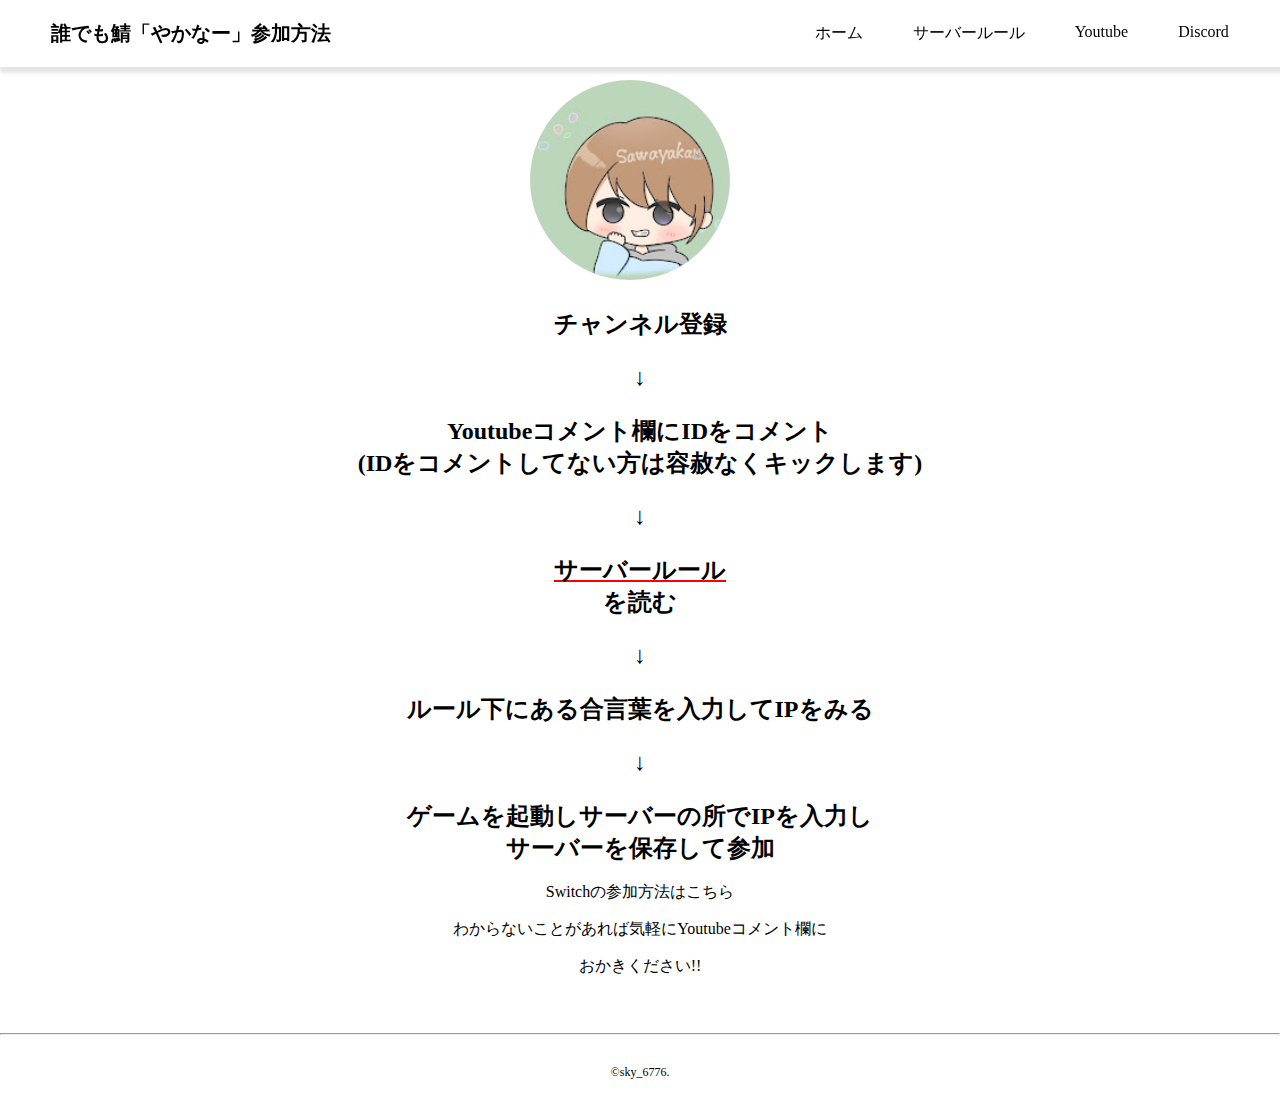
<file: join/join.html>
<!DOCTYPE html>
<html lang="ja">
<head>
    <meta charset="UTF-8">
    <meta name="viewport" content="width=device-width, initial-scale=1.0">
    <title>誰でも鯖「やかなー」参加方法</title>
    <link rel="stylesheet" href="join.css">
</head>
<body>
    <header>
        <h1>誰でも鯖「やかなー」参加方法</h1>
        <nav>
            <ul>
                <li class="header"><a href="https://sky6776.github.io/yakana-saba/">ホーム</a></li>
                <li class="header"><a href="https://sky6776.github.io/yakana-saba/rule/rule.html">サーバールール</a></li>
                <li class="header"><a href="https://www.youtube.com/@user-sawayakach" target="_blank">Youtube</a></li>
                <li class="header"><a href="https://discord.gg/yaBDug3JfU" target="_blank">Discord</a></li>
            </ul>
        </nav>
        <div class="mobile-menu">
            <div class="menu" id="menu">
                <div class="menu__item"><a href="https://sky6776.github.io/yakana-saba/">ホーム</a></div>
                <div class="menu__item"><a href="https://sky6776.github.io/yakana-saba/rule/rule.html">サーバールール</a></div>
                <div class="menu__item"><a href="https://www.youtube.com/@user-sawayakach" target="_blank">Youtube</a></div>
                <div class="menu__item"><a href="https://discord.gg/yaBDug3JfU" target="_blank">Discord</a></div>
            </div>
            <div class="menu-toggle" id="menuToggle">
                <div class="bar"></div>
                <div class="bar"></div>
                <div class="bar"></div>
            </div>
        </div>
    </header>
    <div class="main">
        <main>
            <div class="profile-container">
                <img class="profile-image" src="sawayaka.png" alt="https://www.youtube.com/@user-sawayakach">
                <div class="profile-description">
                </div>
            </div>
            <div class="mainfont">
                <p>チャンネル登録</p>
                <p>↓</p>
                Youtubeコメント欄にIDをコメント
                <br>
                (IDをコメントしてない方は容赦なくキックします)
                <p>↓</p>
                <p><a href="https://sky6776.github.io/yakana-sabarule/"><div class="ander">サーバールール</div>を読む</a></p>
                <p>↓</p>
                ルール下にある合言葉を入力してIPをみる
                <p>↓</p>
                ゲームを起動しサーバーの所でIPを入力し
                <br>
                サーバーを保存して参加
            </div>
            <br>
            <div class="btn">
                <a href="https://sky6776.github.io/yakana-sabajoinSwitch/" target="_blank">Switchの参加方法はこちら</a>
            </div>
            <p>わからないことがあれば気軽にYoutubeコメント欄に</p>
            <p>おかきください!!</p>
        </main>
    </div>
    <hr>
    <div class="last">
    <footer class="site-footer">
        <p class="copyright">©sky_6776.</p>
    </footer>
    <script src="join.js"></script>
</body>
</html>
</file>
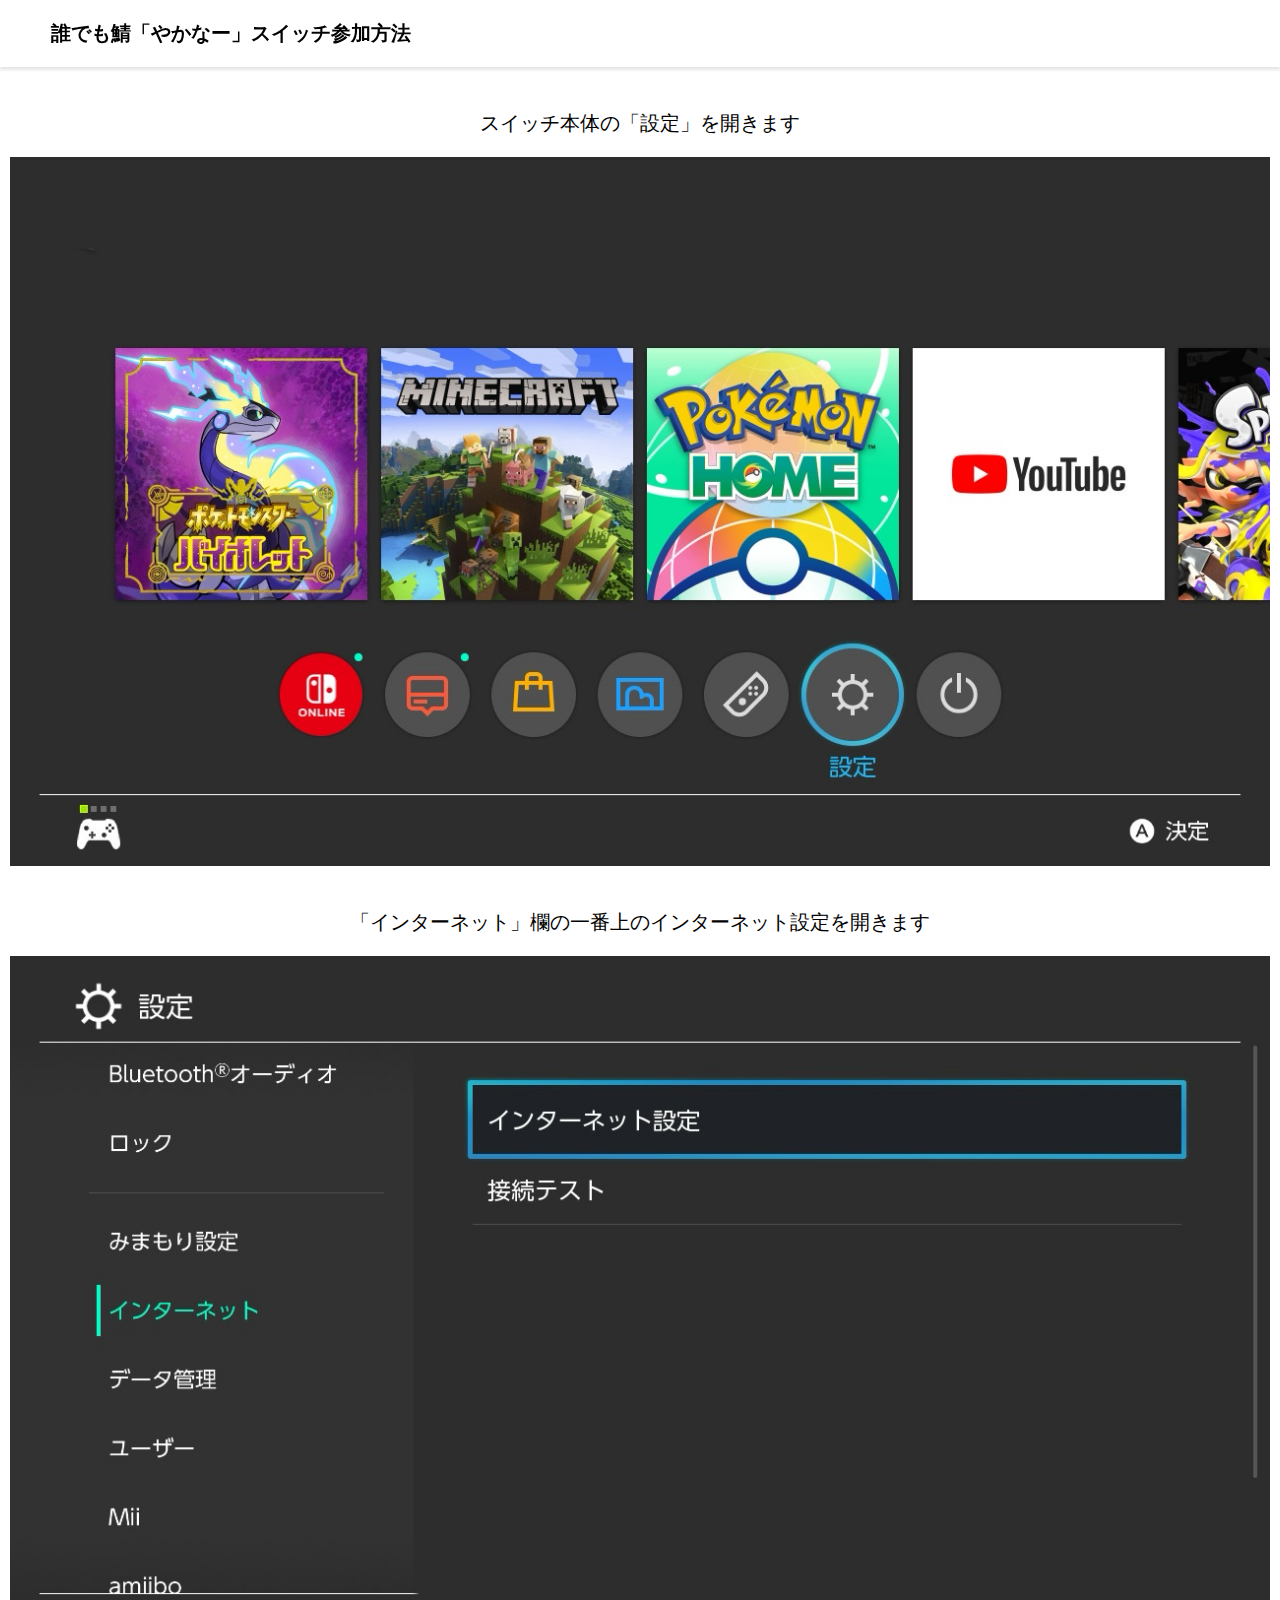
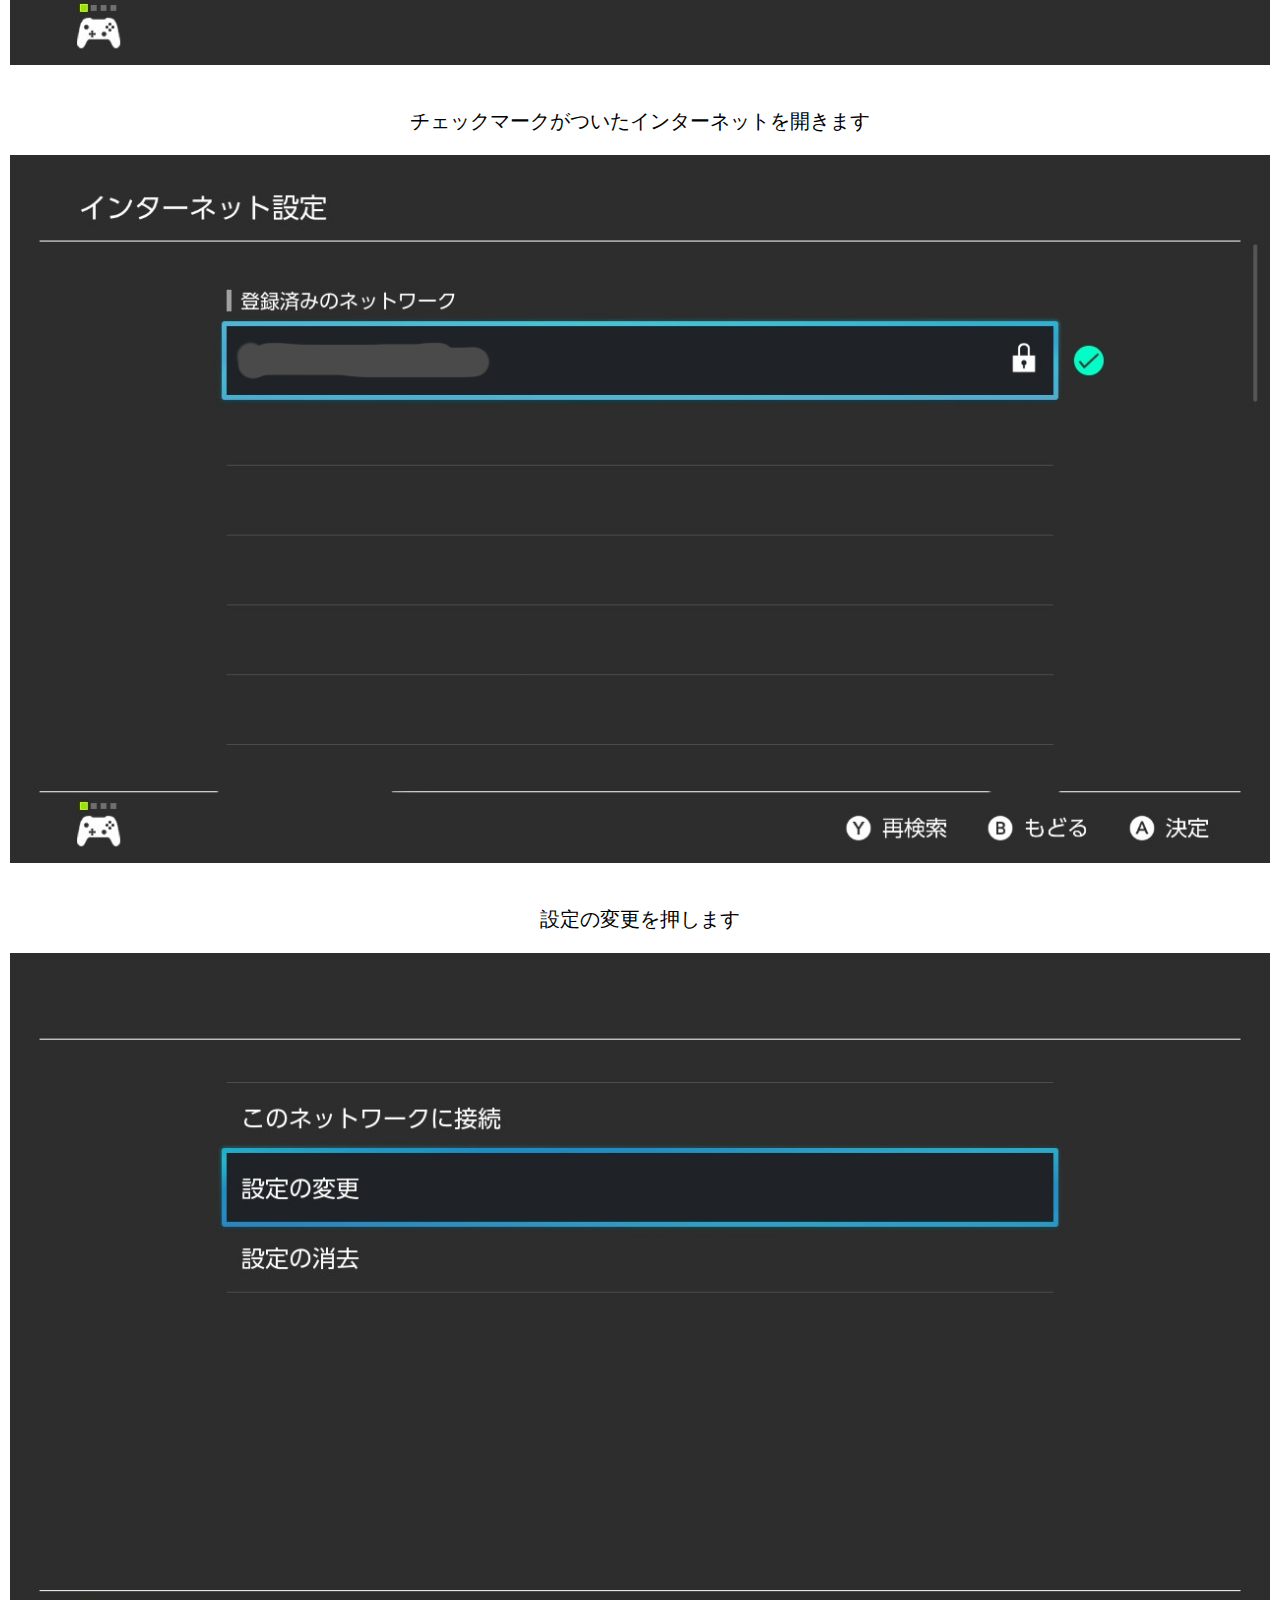
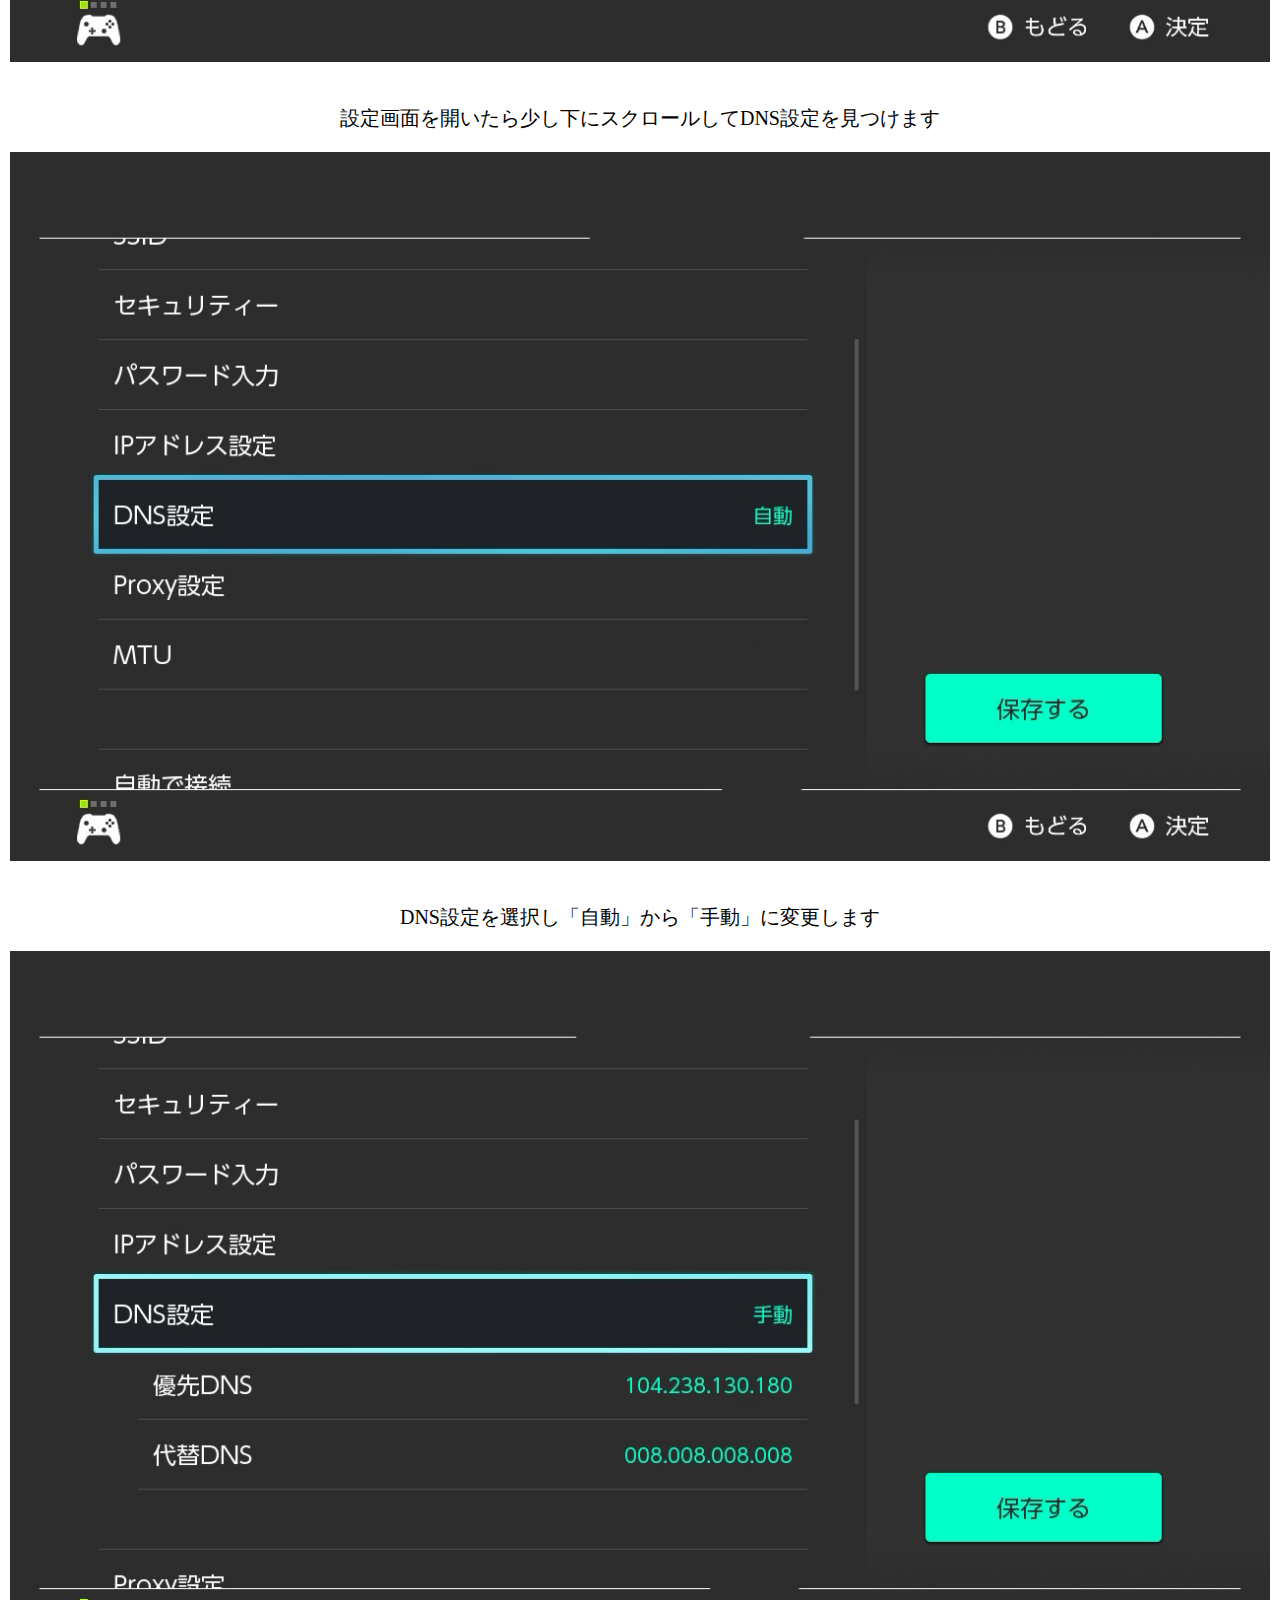
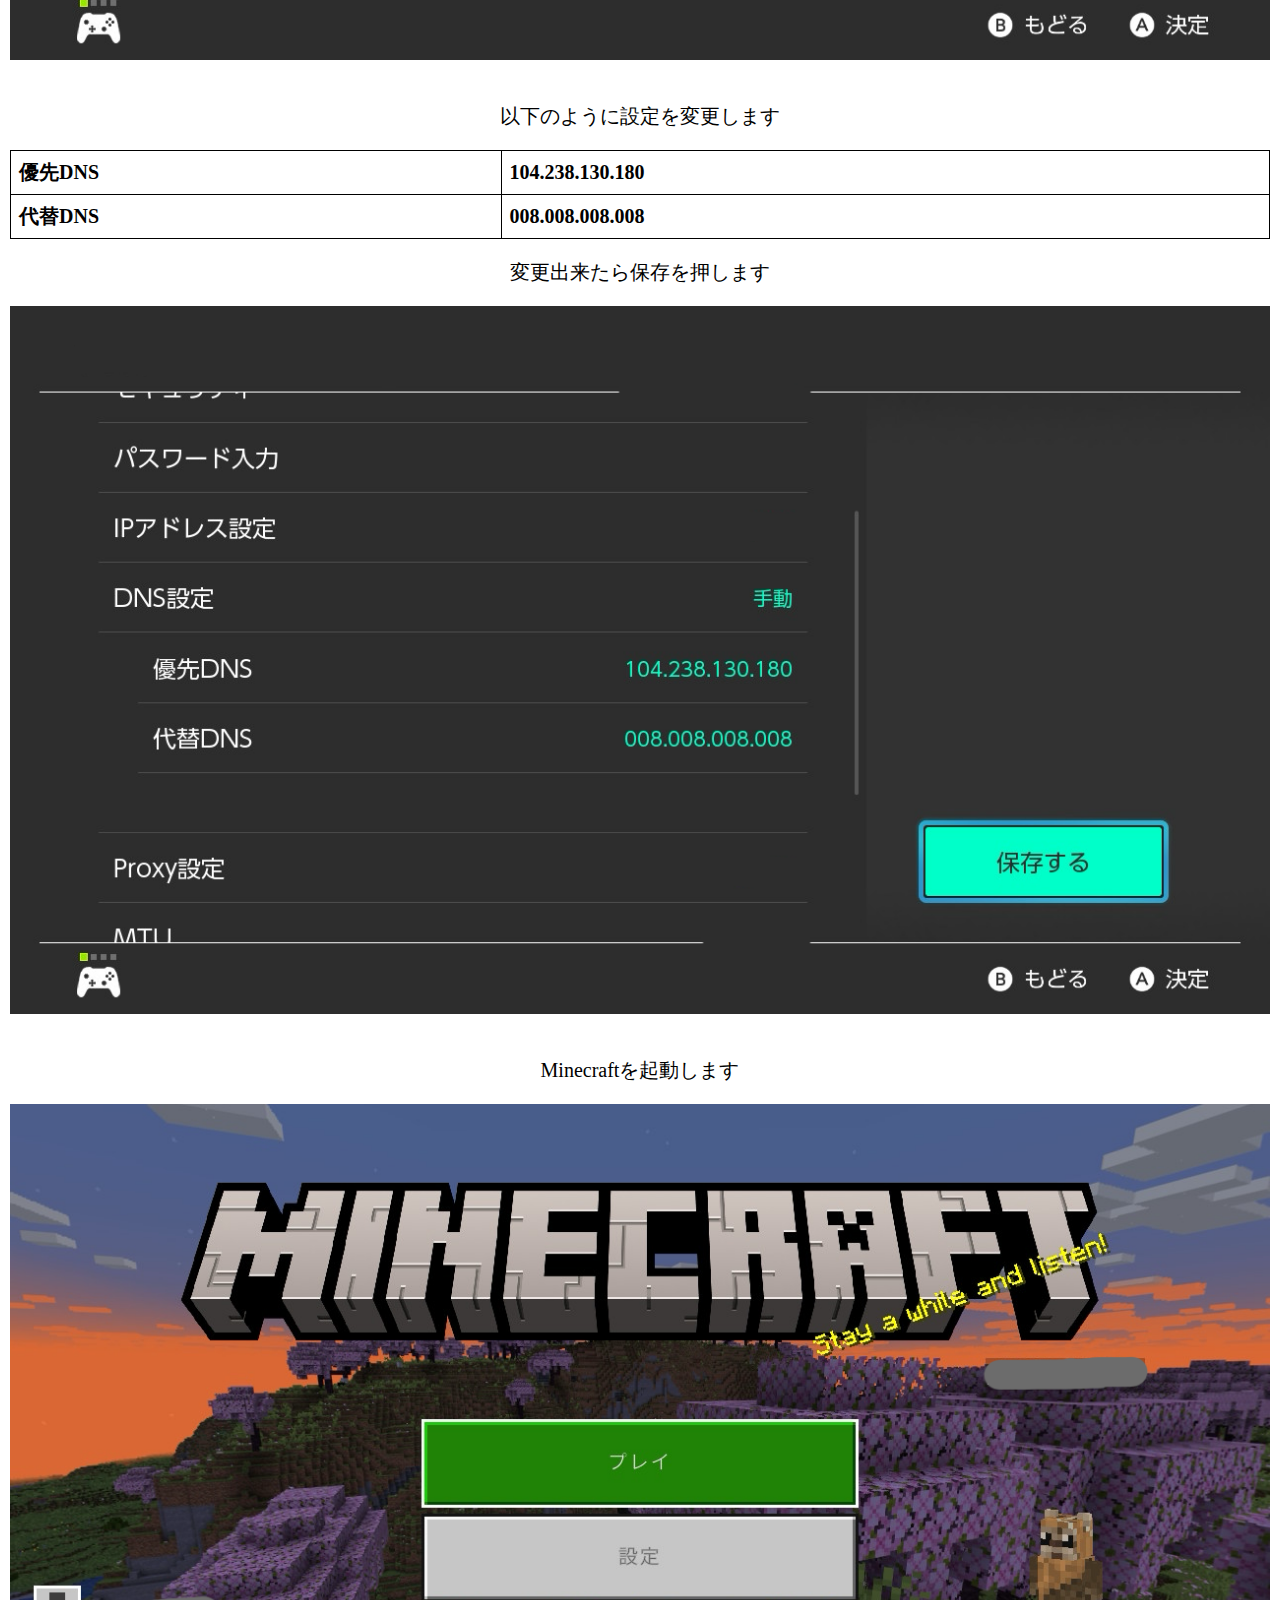
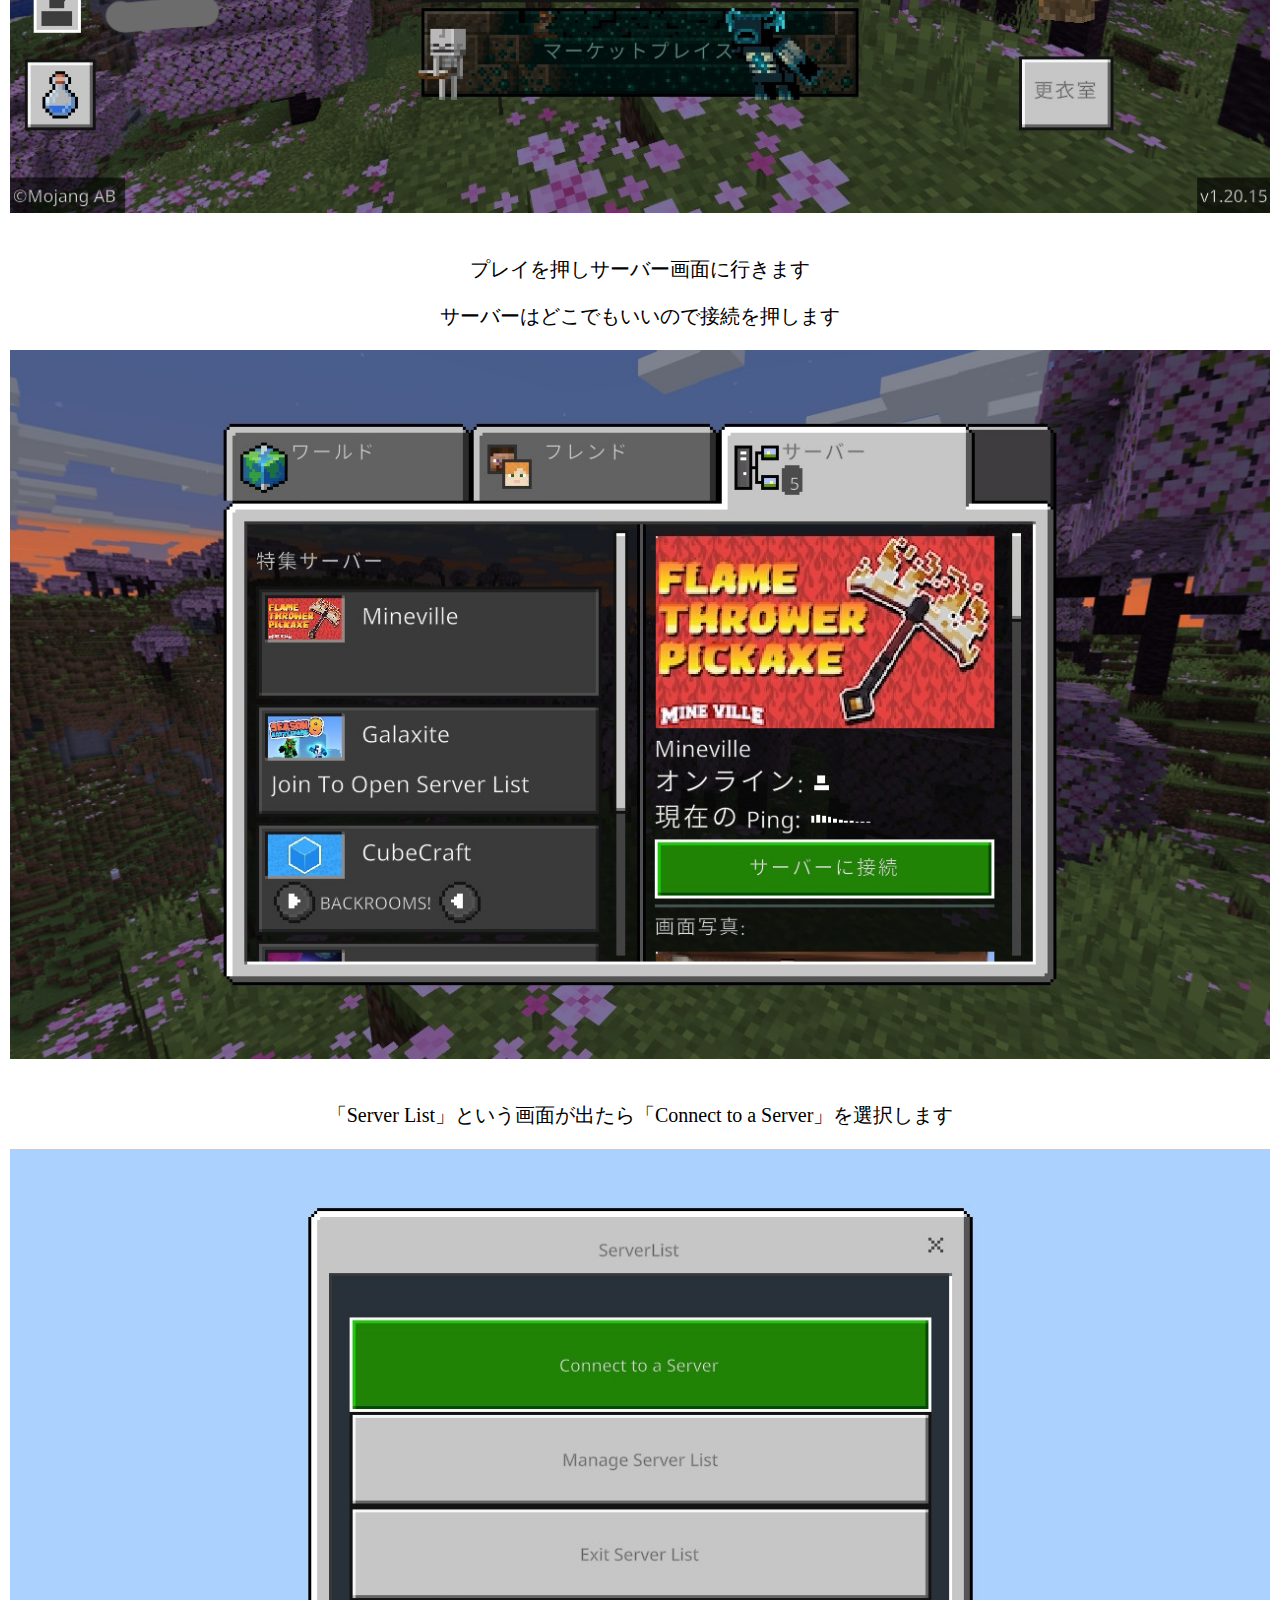
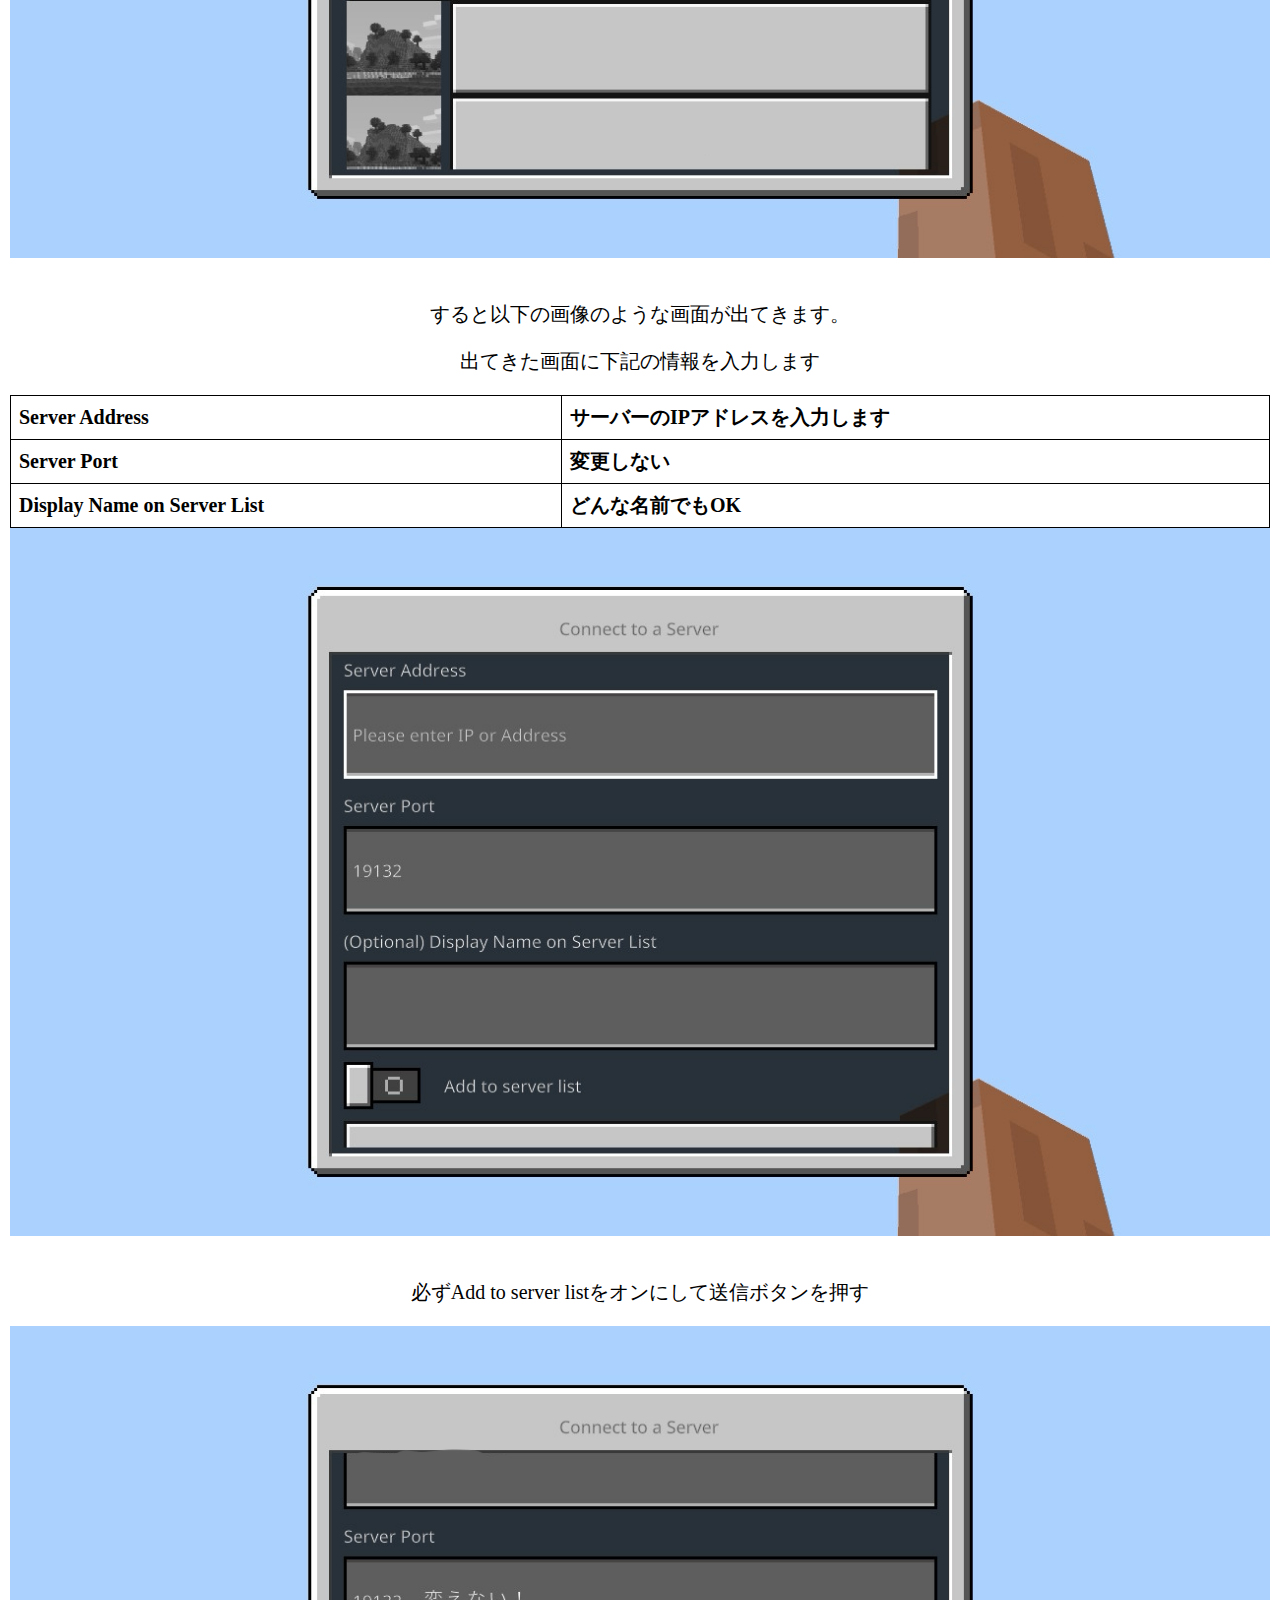
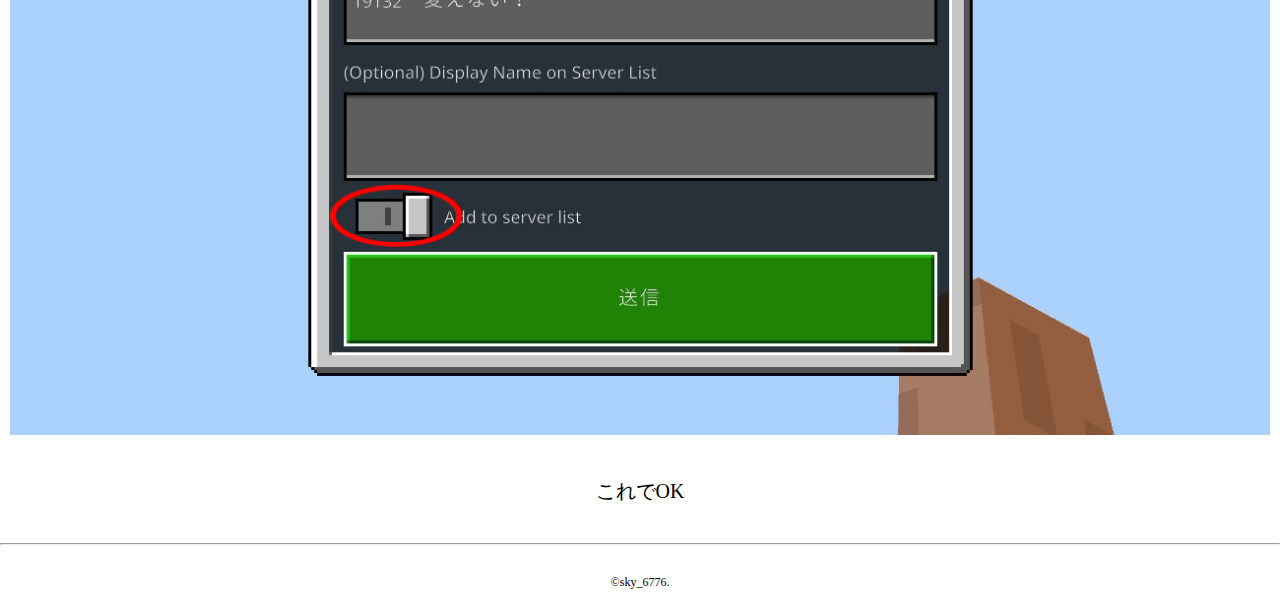
<file: joinSwitch/joinswitch.html>
<!DOCTYPE html>
<html lang="ja">
<head>
    <meta charset="UTF-8">
    <meta name="viewport" content="width=device-width, initial-scale=1.0">
    <title>誰でも鯖「やかなー」スイッチ参加方法</title>
    <link rel="stylesheet" href="joinswitch.css">
</head>
<body>
    <header>
        <h1>誰でも鯖「やかなー」スイッチ参加方法</h1>
        <nav>
            <ul>
                <li class="header"><a href="https://sky6776.github.io/yakana-saba/" target="_blank">ホーム</a></li>
                <li class="header"><a href="https://sky6776.github.io/yakana-sabarule/" target="_blank">サーバールール</a></li>
                <li class="header"><a href="https://www.youtube.com/@user-sawayakach" target="_blank">Youtube</a></li>
                <li class="header"><a href="https://discord.gg/yaBDug3JfU" target="_blank">Discord</a></li>
            </ul>
        </nav>
    </header>
    <div class="main">
        <main>
            <p>スイッチ本体の「設定」を開きます</p>
            <img src="1.png" alt="">
            <br>
            <p>「インターネット」欄の一番上のインターネット設定を開きます</p>
            <img src="2.png" alt="">
            <br>
            <p>チェックマークがついたインターネットを開きます</p>
            <img src="3.png" alt="">
            <br>
            <p>設定の変更を押します</p>
            <img src="4.png" alt="">
            <br>
            <p>設定画面を開いたら少し下にスクロールしてDNS設定を見つけます</p>
            <img src="5.png" alt="">
            <br>
            <p>DNS設定を選択し「自動」から「手動」に変更します</p>
            <img src="6.png" alt="">
            <br>
            <p>以下のように設定を変更します</p>
            <table>
                <tr>
                    <th>優先DNS</th>
                    <th>104.238.130.180</th>
                </tr>
                <tr>
                    <th>代替DNS</th>
                    <th>008.008.008.008</th>
                </tr>
            </table>
            <p>変更出来たら保存を押します</p>
            <img src="7.png" alt="">
            <br>
            <p>Minecraftを起動します</p>
            <img src="8.png" alt="">
            <br>
            <p>プレイを押しサーバー画面に行きます</p>
            <p>サーバーはどこでもいいので接続を押します</p>
            <img src="9.png" alt="">
            <br>
            <p>「Server List」という画面が出たら「Connect to a Server」を選択します</p>
            <img src="10.png" alt="">
            <br>
            <p>すると以下の画像のような画面が出てきます。</p>
            <p>出てきた画面に下記の情報を入力します</p>
            <table>
                <tr>
                    <th>Server Address</th>
                    <th>サーバーのIPアドレスを入力します</th>
                </tr>
                <tr>
                    <th>Server Port</th>
                    <th>変更しない</th>
                </tr>
                <tr>
                    <th>Display Name on Server List</th>
                    <th>どんな名前でもOK</th>
                </tr>
            </table>      
            <img src="11.png" alt="">
            <br>
            <p>必ずAdd to server listをオンにして送信ボタンを押す</p>
            <img src="12.png" alt="">
            <br>
            <p>これでOK</p>
        </main>
    </div>
    <hr>
    <footer>
        <div class="last">
            <footer class="site-footer">
                <p class="copyright">©sky_6776.</p>
    </footer>
</body>
</html>
</file>
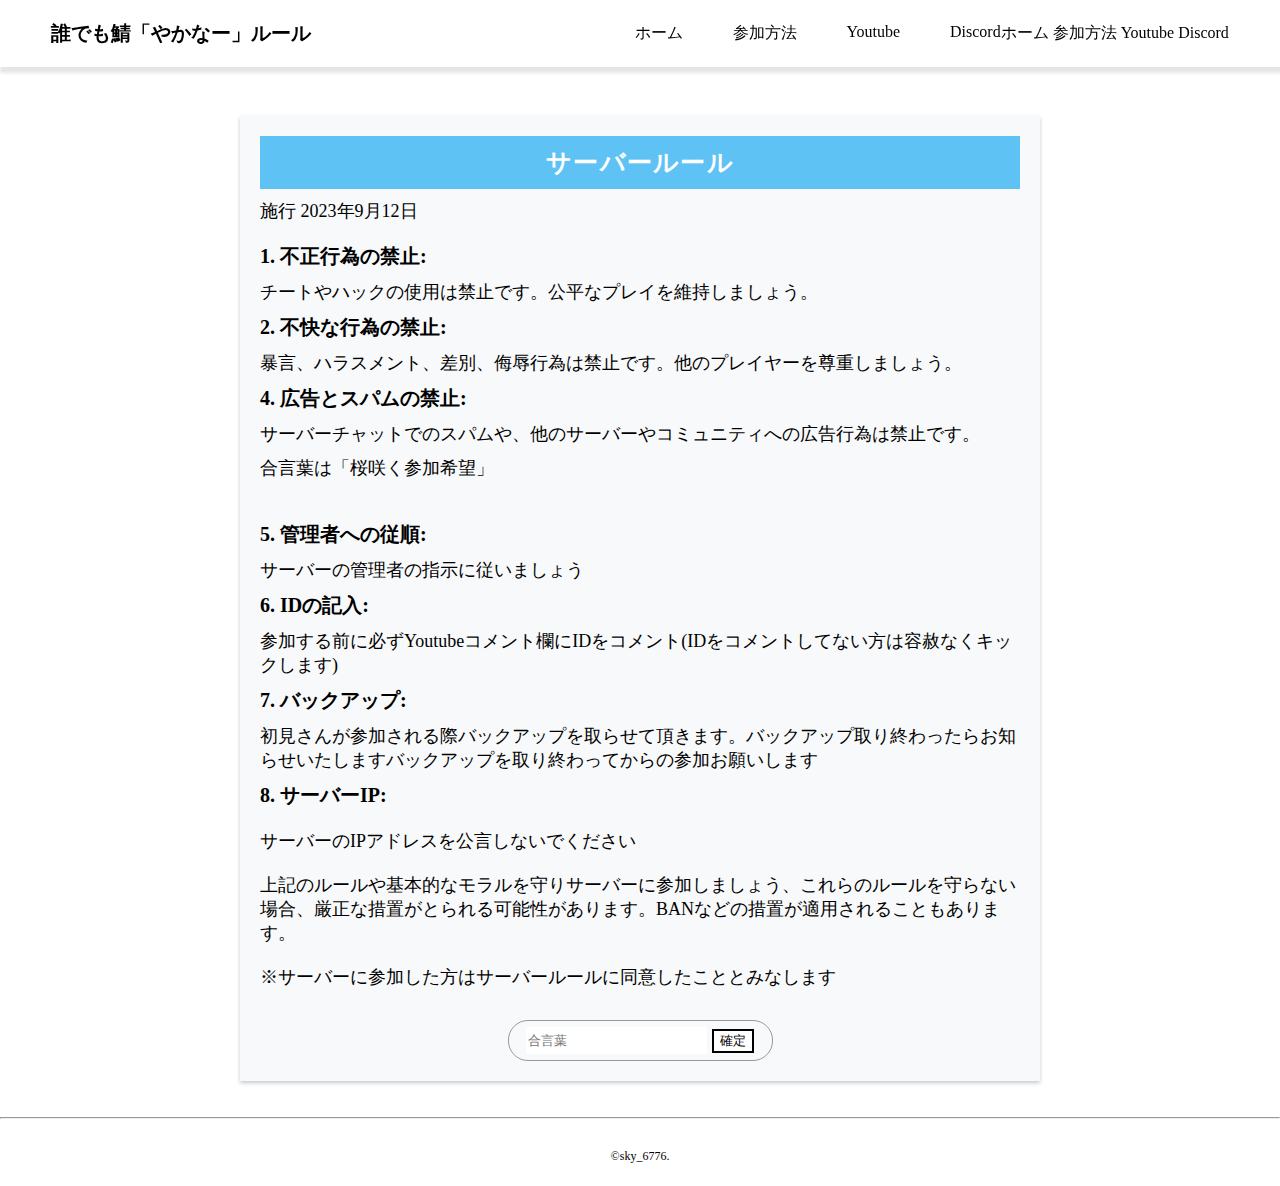
<file: rule/rule.html>
<!DOCTYPE html>
<html lang="ja">
<head>
    <meta charset="UTF-8">
    <meta name="viewport" content="width=device-width, initial-scale=1.0">
    <title>誰でも鯖「やかなー」ルール</title>
    <link rel="stylesheet" href="rule.css">
</head>
<body>
    <header>
        <h1>誰でも鯖「やかなー」ルール</h1>
        <nav>
            <ul>
                <li class="header"><a href="https://sky6776.github.io/yakana-saba/">ホーム</a></li>
                <li class="header"><a href="https://sky6776.github.io/yakana-saba/rule/rule.html">参加方法</a></li>
                <li class="header"><a href="https://www.youtube.com/@user-sawayakach" target="_blank">Youtube</a></li>
                <li class="header"><a href="https://discord.gg/yaBDug3JfU" target="_blank">Discord</a></li>
            </ul>
        </nav>
        <div class="menu">
            <a href="https://sky6776.github.io/yakana-saba/">ホーム</a>
            <a href="https://sky6776.github.io/yakana-saba/rule/rule.html">参加方法</a>
            <a href="https://www.youtube.com/@user-sawayakach" target="_blank">Youtube</a>
            <a href="https://discord.gg/yaBDug3JfU" target="_blank">Discord</a>
        </div>
        <div id="hamburger-icon">
            <div class="bar"></div>
            <div class="bar"></div>
            <div class="bar"></div>
        </div>
    </header>
    <main>
        <div class="rulebox">
            <div class="box-title">サーバールール</div>
            <p>施行 2023年9月12日</p>
            <div class="rulefont1"><p>1. 不正行為の禁止:</p></div>
            チートやハックの使用は禁止です。公平なプレイを維持しましょう。
            <br>
            <div class="rulefont1"><p>2. 不快な行為の禁止:</p></div>
            暴言、ハラスメント、差別、侮辱行為は禁止です。他のプレイヤーを尊重しましょう。
            <br>
            <div class="rulefont1"><p>4. 広告とスパムの禁止:</p></div>
            サーバーチャットでのスパムや、他のサーバーやコミュニティへの広告行為は禁止です。
            <br>
            <p>合言葉は「桜咲く参加希望」</p>
            <br>
            <div class="rulefont1"><p>5. 管理者への従順:</p></div>
            サーバーの管理者の指示に従いましょう
            <br>
            <div class="rulefont1"><p>6. IDの記入:</p></div>
            参加する前に必ずYoutubeコメント欄にIDをコメント(IDをコメントしてない方は容赦なくキックします)
            <br>
            <div class="rulefont1"><p>7. バックアップ:</p></div>
            初見さんが参加される際バックアップを取らせて頂きます。バックアップ取り終わったらお知らせいたしますバックアップを取り終わってからの参加お願いします
            <br>
            <div class="rulefont1"><p>8. サーバーIP:</p></div>
            <p>サーバーのIPアドレスを公言しないでください</p>
            <p>上記のルールや基本的なモラルを守りサーバーに参加しましょう、これらのルールを守らない場合、厳正な措置がとられる可能性があります。BANなどの措置が適用されることもあります。</p>
            <p>※サーバーに参加した方はサーバールールに同意したこととみなします</p>
            <br>
            <div class="search_container">
                <div class="password-container">
                    <input id="passwordInput" type="text" placeholder="合言葉">
                    <button id="confirmButton">確定</button>
                </div>
            </div>
            <div id="secretTextContainer" style="display: none;">
                <p>IPアドレス:</p>
            </div>
        </div>
    </main>
    <hr>
    <footer>
        <div class="last">
            <footer class="site-footer">
                <p class="copyright">©sky_6776.</p>
            </footer>
        </div>
    </footer>
    <script src="rule.js" async></script>
</body>
</html>
</file>
<file: join/join.css>
* {
    box-sizing: border-box;
}
  
body {
  margin: 0;
  padding: 0;
  background-color: #ffffff;
  padding-top: 80px;
}
   
header {
  padding: 20px 4% 20px;
  position: fixed;
  top: 0;
  width: 100%;
  background-color: rgb(255, 255, 255);
  box-shadow: 3px 3px 3px 3px rgba(0, 0, 0, 0.10);
  display: flex;
  align-items: center;
  z-index: 1;
}

h1 {
  margin: 0;
  padding: 0;  font-size: 20px;
}
  
a {	
  text-decoration: none;
  color: #000000;
}

nav {
    margin: 0 0 0 auto;
}
  
ul {
  list-style: none;
  margin: 0;
  display: flex;
  font-family: "ヒラギノ角ゴ Pro W3";
}
  
li {
  margin: 0 0 0 50px;
  font-size: 16px;
  font-family: "ヒラギノ角ゴ Pro W3";
}

@media (max-width: 768px) {
  .header {
    display: none;
  }
}

.menu-toggle {
  position: relative;
  z-index: 2;
}
.bar {
  width: 25px;
  height: 3px;
  background-color: #000;
  margin: 5px 0;
  transition: 0.4s;
}

@media (max-width: 768px) {
  .menu-toggle {
      display: block;
  }

  .menu-toggle.active .bar:nth-child(1) {
      transform: rotate(-45deg) translate(-5px, 6px);
  }
  .menu-toggle.active .bar:nth-child(2) {
      opacity: 0;
  }
  .menu-toggle.active .bar:nth-child(3) {
      transform: rotate(45deg) translate(-5px, -6px);
  }
}

.menu {
  position: fixed;
  top: 0;
  right: -100%;
  z-index: 1;
  width: 100vw;
  height: 100vh;
  display: flex;
  flex-direction: column;
  align-items: center;
  justify-content: center;
  background: #ffffff;
  transition: right 0.3s ease-in-out;
}

.menu.active {
  right: 0;
}

.menu__item {
  font-size: 24px;
}

.menu__item-large {
  font-size: 32px;
}

@media (min-width: 768px) {
  .mobile-menu {
      display: none;
  }
}

.main {
  font-family: "HG行書体";
  margin: 500px;
  padding-bottom: 10px;
  text-align: center;
  position: relative;
  margin: 0 0 30px 0;
  letter-spacing: 0px;
}


.aaaaa {
  background-color: #fff;
  padding: 20px;
  max-width: 570px;
  margin: 20px auto;
  box-shadow: 3px 3px 3px 3px rgba(0, 0, 0, 0.18);
  border-radius: 30px;
  position: relative;
  display: flex;
  align-items: center;
  justify-content: space-between;
}

.profile-image {
    width: 200px;
    border-radius: 50%;
    margin-right: 20px;
}

.profile-description {
    max-width: 70%;
    font-family: "ヒラギノ角ゴ Pro W3";
    font-size: 16px;
}

@media (max-width: 768px) {
    .aaaaa {
        flex-direction: column;
        align-items: flex-start;
    }

    .profile-image {
        width: 150px;
        margin-right: 0;
        margin-bottom: 20px;
    }

    .profile-description {
        max-width: 100%;
        font-size: 14px;
    }
}

@media (min-width: 769px) {
    .profile-description {
        text-align: right;
    }
}

.mainfont {
  font-family: "sans-serif";
  font-size: 24px;
  font-weight: bold;
}
@media (max-width: 768px) {
  .mainfont {
      font-size: 18px;
      line-height: 1.4;
      text-align: center;
  }
}

.ander {
  color: #ff0000;
  text-decoration:underline;
}
.site-footer {
  background: rgb(255, 255, 255);
  padding: 10px 0;
}
  
.copyright {
  font-family: Terminal;
  color: rgb(0, 0, 0);
  font-size: 12px;
  text-align: center;
}
  
.last {
  color: rgb(0, 0, 0);
  font-size: 12px;
}
</file>
<file: joinSwitch/joinswitch.css>
@media (max-width: 768px) {
    .header {
      display: none;
    }
}

* {
    box-sizing: border-box;
}

body {
    margin: 0;
    padding: 0;
    font-family: "ヒラギノ角ゴ Pro W3", sans-serif;
    background-color: #ffffff;
    padding-top: 80px;
}

header {
    padding: 20px 4% 20px;
    position: fixed;
    top: 0;
    width: 100%;
    background-color: rgb(255, 255, 255);
    box-shadow: 0px 3px 3px 0px rgba(0, 0, 0, 0.1);
    display: flex;
    align-items: center;
    z-index: 1;
}

h1 {
    margin: 0;
    padding: 0;
    font-size: 20px;
}

a {	
    text-decoration: none;
    color: #000000;
}

nav {
    margin: 0 0 0 auto;
}

ul {
    list-style: none;
    margin: 0;
    display: flex;
}

li {
    margin: 0 0 0 50px;
    font-size: 16px;
    font-family: "ヒラギノ角ゴ Pro W3";
}

.header {
    display: none;
}

.menu-btn {
    position: fixed;
    top: 20px;
    right: 20px;
    z-index: 2;
    width: 40px;
    height: 40px;
    display: flex;
    justify-content: center;
    align-items: center;
    background: #ffffff;
    color: #000000;
    font-size: 24px;
    border: 2px solid #000000;
    border-radius: 50%;
    cursor: pointer;
}

.menu {
    position: fixed;
    top: 0;
    right: 0;
    z-index: 1;
    width: 100vw;
    height: 100vh;
    display: flex;
    flex-direction: column;
    align-items: center;
    justify-content: center;
    background: rgba(20, 238, 154, 0.91);
}

.menu__item {
    font-size: 24px;
    font-weight: bold;
    width: 100%;
    height: auto;
    padding: .5em 1em;
    text-align: center;
    color: #000000;
    box-sizing: border-box;
}

.menu {
    transform: translateX(100vw);
    transition: all .3s linear;
}

.menu.is-active {
    transform: translateX(0);
}
@media screen and (max-width: 1279px) {
    .menu-btn {
      display: block;
    }
}
  
  @media screen and (min-width: 1280px) {
    .menu-btn {
      display: none;
    }
}

.main {
    font-size: 20px;
    font-family: "HG行書体";
    padding: 10px;
    text-align: center;
    position: relative;
    margin: 0;
    letter-spacing: 0px;
}

table {
    margin: 0 auto;
    border-collapse: collapse;
    width: 100%;
}

table, th, td {
    border: 1px solid #000000;
}

th, td {
    padding: 8px;
    text-align: left;
}

img {
    max-width: 100%;
    height: auto;
    margin: auto;
    display: block;
}

.site-footer {
    background: rgb(255, 255, 255);
    padding: 10px 0;
    text-align: center;
}

.copyright {
    font-family: Terminal;
    color: rgb(0, 0, 0);
    font-size: 12px;
}

.last {
    color: rgb(0, 0, 0);
    font-size: 12px;
}
</file>
<file: rule/rule.css>
* {
    box-sizing: border-box;
}

body {
  margin: 0;
  padding: 0;
  background-color: #ffffff;
  padding-top: 80px;
}
  
header {
  padding: 20px 4% 20px;
  position: fixed;
  top: 0;
  width: 100%;
  background-color: rgb(255, 255, 255);
  box-shadow: 3px 3px 3px 3px rgba(0, 0, 0, 0.10);
  display: flex;
  align-items: center;
}

h1 {
  margin: 0;
  padding: 0;
  font-size: 20px;
}
  
a {	
  text-decoration: none;
  color: #000000;
}

nav {
  margin: 0 0 0 auto;
}
  
ul {
  list-style: none;
  margin: 0;
  display: flex;
}
  
li {
  margin: 0 0 0 50px;
  font-size: 16px;
}

@media (max-width: 768px) {
    .header {
      display: none;
    }
}

.main {
  font-family: "HG行書体";
  margin: 500px;
  padding-bottom: 10px;
  text-align: center;
  position: relative;
  margin: 0 0 30px 0;
  letter-spacing: 0px;
}

.profile-container {
  display: flex;
  align-items: center;
  justify-content: center;
  flex-direction: column;
  margin-top: 20px;
}

.profile-image {
  width: 200px; 
  border-radius: 50%;
  margin-bottom: 20px;
}

.profile-description {
  max-width: 400px;
  font-family: "ヒラギノ角ゴ Pro W3";
  font-size: 16px;
}

@media (max-width: 768px) {
    .aaaaa {
        max-width: 90%; 
        padding: 20px;
    }

    .profile-container {
        flex-direction: column;
    }

    .profile-image {
        width: 150px; 
    }

    .profile-description {
        max-width: 100%;
        font-size: 14px;
    }
}

.search_container{
  box-sizing: border-box;
  position: relative;
  border: 1px solid #999;
  display: block;
  padding: 3px 10px;
  border-radius: 20px;
  height: 2.3em;
  width: 265px;
  overflow: hidden;
  margin: 0 auto;
  text-align: center;
  display: flex;
  justify-content: center;
  align-items: center;
}
.search_container input[type="text"]{
  border: none;
  height: 2.0em;
  
}
.search_container input[type="text"]:focus {
  outline: 0;
}
.search_container input[type="submit"]{
  cursor: pointer;
  font-family: FontAwesome;
  border: none;
  background: #3879D9;
  color: #fff;
  position: absolute;
  width: 3.5em;
  height: 3.0em;
  right:0px;
  top: -3px;
  outline : none;
  margin-left: 10px;
}

button {
  border: 2px solid #000;
  border-radius: 0;
  background: #fff;
}

button:hover {
  color: #fff;
  background: #000;
}

.rulebox {
  margin: 2em auto;
  background: #f8f9fa;
  box-shadow: 0 2px 4px rgba(0, 0, 0, 0.22);
  font-size: 18px;
  max-width: 800px;
  padding: 20px;
}

.rulebox .box-title {
  font-size: 1.4em;
  background: #5fc2f5;
  padding: 10px;
  text-align: center;
  color: #fff;
  font-weight: bold;
  letter-spacing: 0.05em;
}

.rulebox p {
  padding: 10px 0;
  margin: 0;
}

.rulefont1 {
  font-size: 20px;
  font-weight: bold;
}


.site-footer {
  background: rgb(255, 255, 255);
  padding: 10px 0;
  text-align: center;
}

.copyright {
  font-family: Terminal;
  color: rgb(0, 0, 0);
  font-size: 12px;
}

.last {
  color: rgb(0, 0, 0);
  font-size: 12px;
}
</file>
